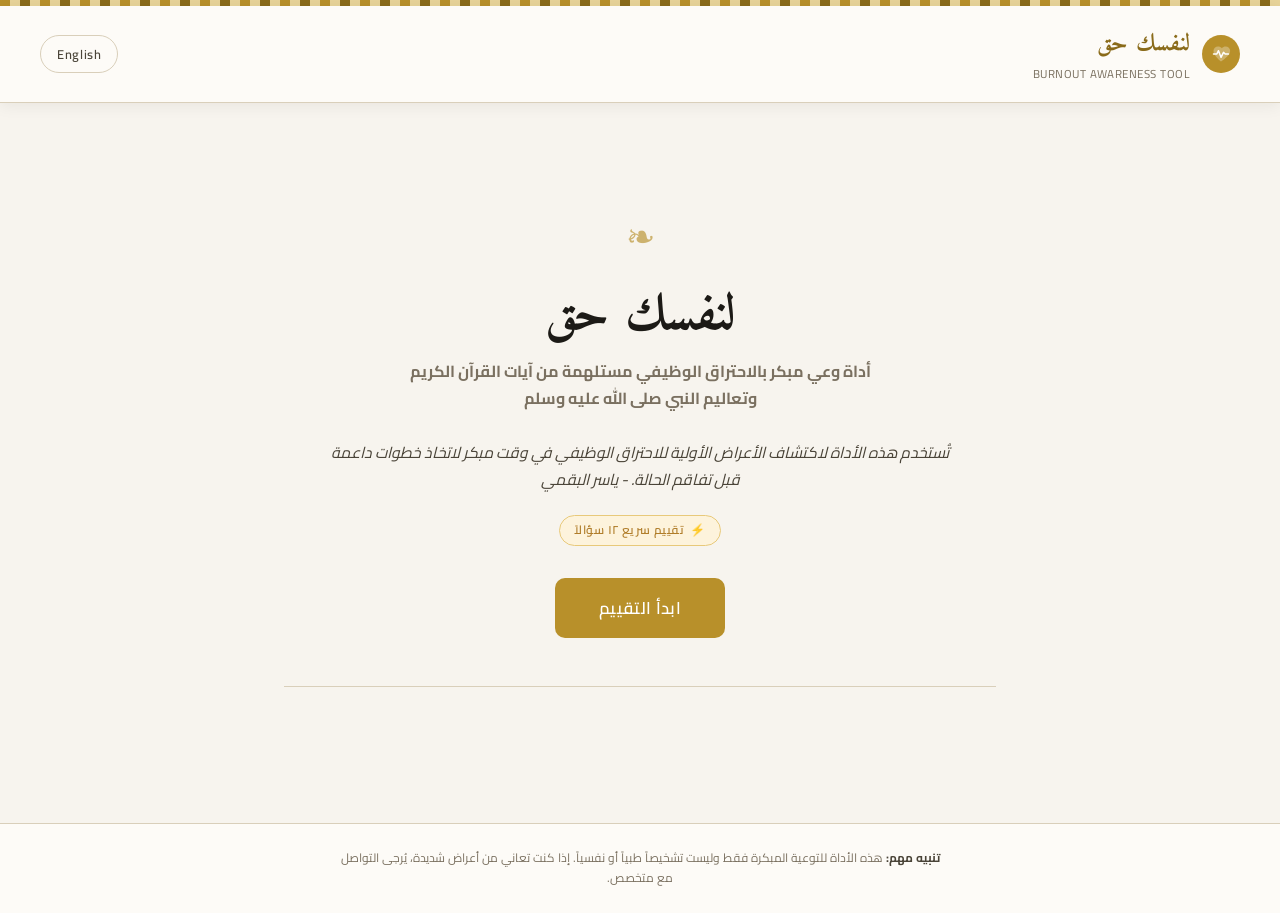
<file: index.html>
<!DOCTYPE html>
<html lang="ar" dir="rtl">
  <head>
    <meta charset="UTF-8" />
    <meta name="viewport" content="width=device-width, initial-scale=1.0" />
    <title>لنفسك حق — Burnout Awareness Tool</title>
    <link rel="preconnect" href="https://fonts.googleapis.com" />
    <link
      href="https://fonts.googleapis.com/css2?family=Amiri:wght@400;700&family=Cairo:wght@300;400;500;600;700&family=Lato:wght@300;400;700&display=swap"
      rel="stylesheet"
    />
    <link rel="stylesheet" href="style.css" />
    <script src="hadith.js"></script>
    <script src="app.js" defer></script>
    <link
      rel="icon"
      type="image/x-icon"
      href="brown-islamic-dome-icon-free-vector.jpg"
    />
  </head>
  <body>
    <div class="geo-stripe"></div>
    <header>
      <a class="header-brand" href="index.html">
        <div class="brand-icon">
          <svg viewBox="0 0 24 24" xmlns="http://www.w3.org/2000/svg">
            <path
              d="M12 21C12 21 3 14.5 3 8.5C3 5.42 5.42 3 8.5 3C10.24 3 11.91 3.81 13 5.08C14.09 3.81 15.76 3 17.5 3C20.58 3 23 5.42 23 8.5C23 14.5 12 21 12 21Z"
              opacity=".3"
            />
            <path
              d="M3 12H7L9 8L12 16L15 10L17 12H21"
              stroke="#fff"
              stroke-width="1.8"
              fill="none"
              stroke-linecap="round"
              stroke-linejoin="round"
            />
          </svg>
        </div>
        <div>
          <div class="brand-title" id="brand-title">لنفسك حق</div>
          <div class="brand-sub" id="brand-sub">Burnout Awareness Tool</div>
        </div>
      </a>
      <button class="lang-toggle" id="lang-toggle" onclick="toggleLang()">
        English
      </button>
    </header>

    <main>
      <section id="hero">
        <div class="hero-arabesque">❧</div>
        <h1 class="hero-title" id="hero-title">لنفسك حق</h1>
        <p class="hero-subtitle" id="hero-subtitle">
          أداة وعي مبكر بالاحتراق الوظيفي مستلهمة من آيات القرآن الكريم وتعاليم
          النبي صلى الله عليه وسلم
        </p>
        <p class="hero-goal" id="hero-goal">
    
        </p>
        <div class="hero-badge">
          <span>⚡</span>
          <span id="hero-badge-text">تقييم سريع ١٢ سؤالاً</span>
        </div>
        <br />
        <button class="btn-primary" onclick="startAssessment()" id="btn-start">
          ابدأ التقييم
        </button>
      </section>
    </main>

    <footer>
      <p class="disclaimer" id="footer-disclaimer">
        <strong>تنبيه مهم:</strong> هذه الأداة للتوعية المبكرة فقط وليست تشخيصاً
        طبياً أو نفسياً. إذا كنت تعاني من أعراض شديدة، يُرجى التواصل مع متخصص.
      </p>
    </footer>
  </body>
</html>
</file>
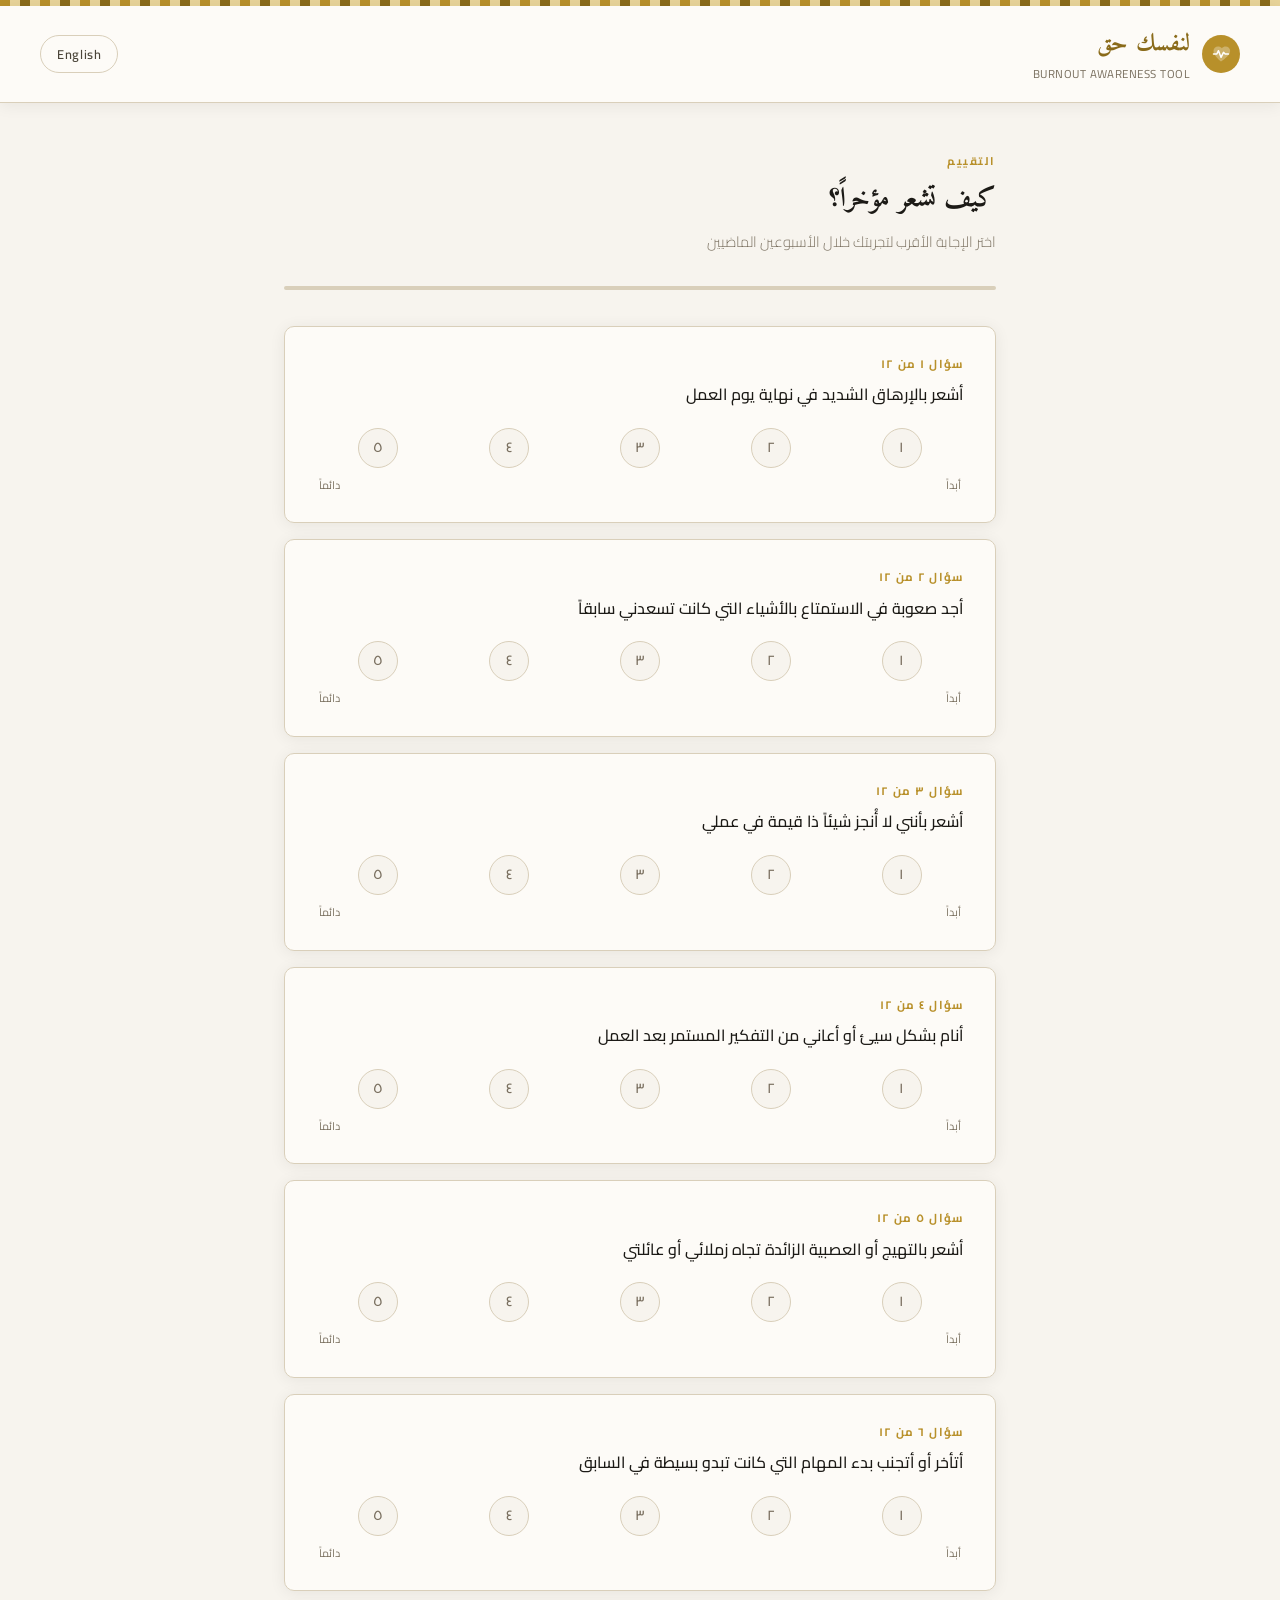
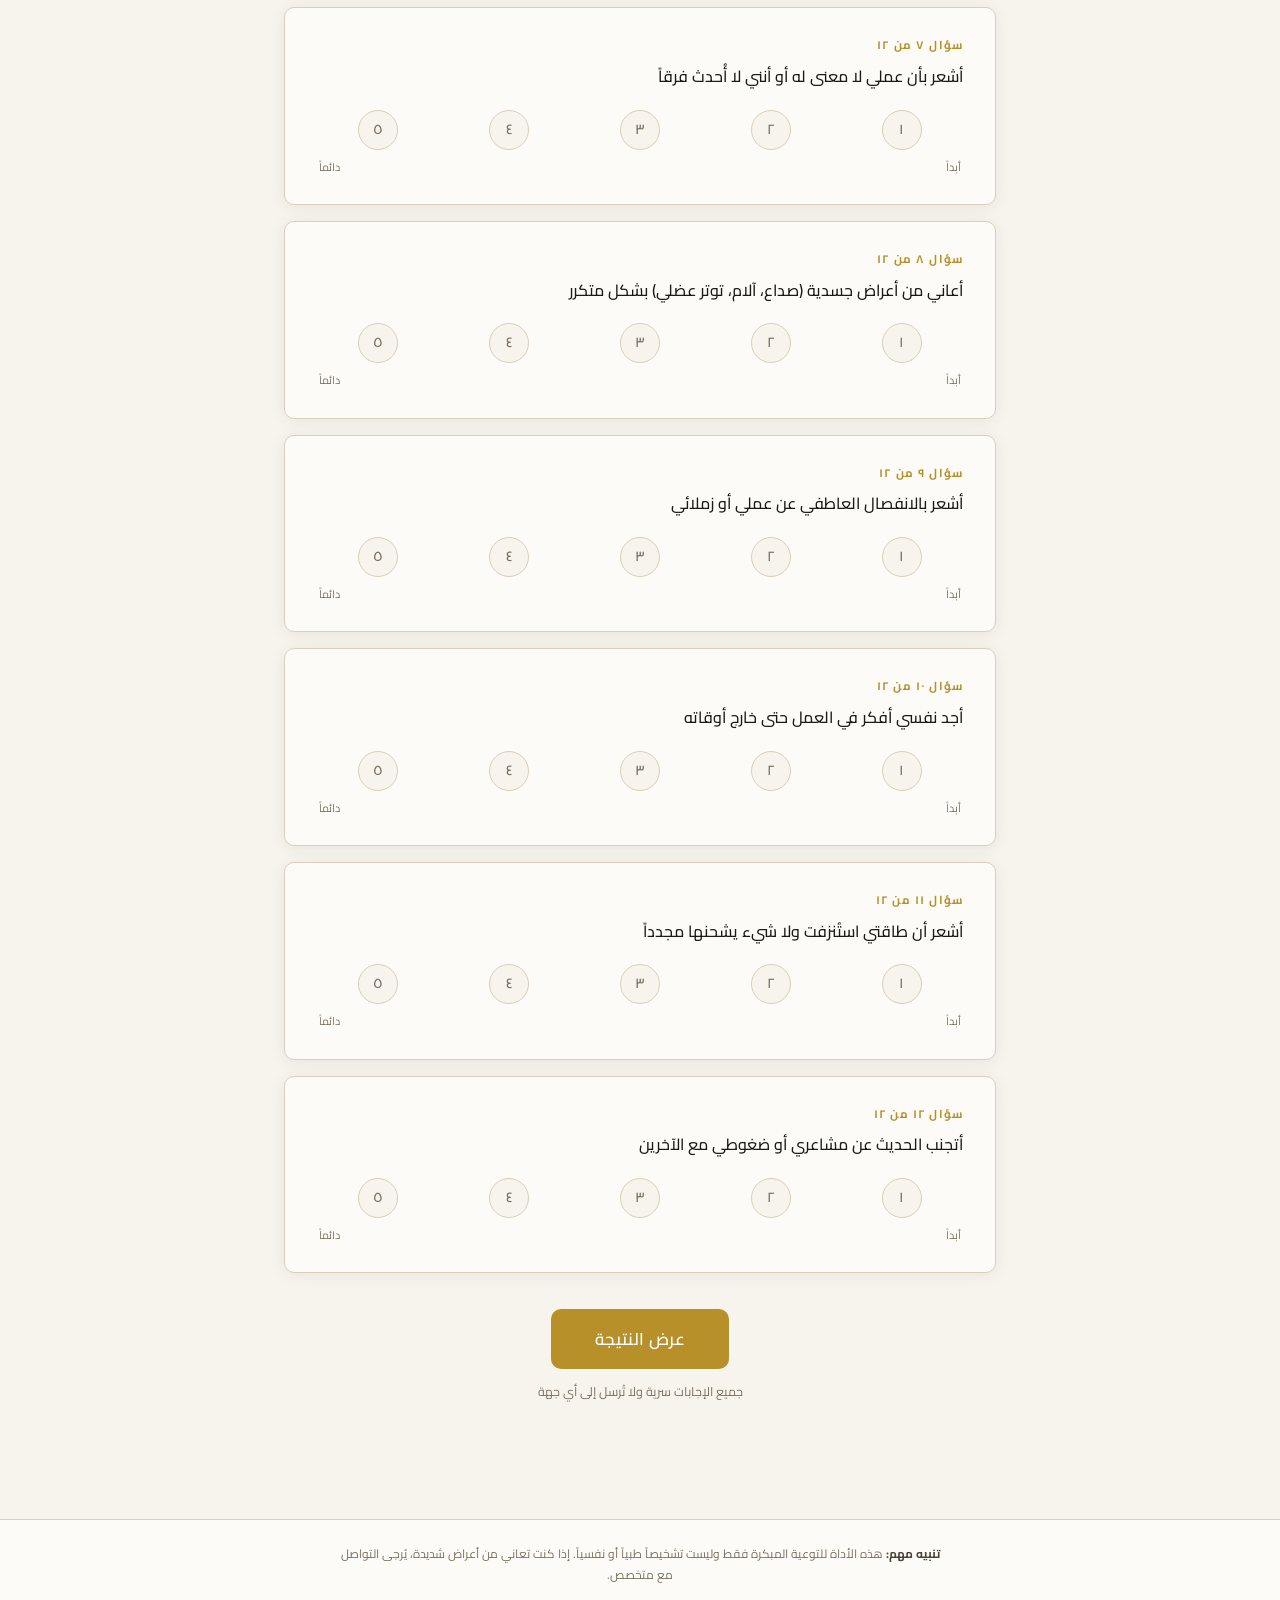
<file: questions.html>
<!DOCTYPE html>
<html lang="ar" dir="rtl">
  <head>
    <meta charset="UTF-8" />
    <meta name="viewport" content="width=device-width, initial-scale=1.0" />
    <title>لنفسك حق — Burnout Questions</title>
    <link rel="preconnect" href="https://fonts.googleapis.com" />
    <link
      href="https://fonts.googleapis.com/css2?family=Amiri:wght@400;700&family=Cairo:wght@300;400;500;600;700&family=Lato:wght@300;400;700&display=swap"
      rel="stylesheet"
    />
    <link rel="stylesheet" href="style.css" />
    <script src="hadith.js"></script>
    <script src="app.js" defer></script>
    <link rel="icon" type="image/x-icon" href="brown-islamic-dome-icon-free-vector.jpg">

  </head>
  <body>
    <div class="geo-stripe"></div>

    <header>
      <a class="header-brand" href="index.html">
        <div class="brand-icon">
          <svg viewBox="0 0 24 24" xmlns="http://www.w3.org/2000/svg">
            <path
              d="M12 21C12 21 3 14.5 3 8.5C3 5.42 5.42 3 8.5 3C10.24 3 11.91 3.81 13 5.08C14.09 3.81 15.76 3 17.5 3C20.58 3 23 5.42 23 8.5C23 14.5 12 21 12 21Z"
              opacity=".3"
            />
            <path
              d="M3 12H7L9 8L12 16L15 10L17 12H21"
              stroke="#fff"
              stroke-width="1.8"
              fill="none"
              stroke-linecap="round"
              stroke-linejoin="round"
            />
          </svg>
        </div>
        <div>
          <div class="brand-title" id="brand-title">لنفسك حق</div>
          <div class="brand-sub" id="brand-sub">Burnout Awareness Tool</div>
        </div>
      </a>
      <button class="lang-toggle" id="lang-toggle" onclick="toggleLang()">
        English
      </button>
    </header>

    <main>
      <section id="assessment" class="active">
        <div class="section-label" id="assess-label">التقييم</div>
        <h2 class="section-title" id="assess-title">كيف تشعر مؤخراً؟</h2>
        <p class="section-desc" id="assess-desc">
          اختر الإجابة الأقرب لتجربتك خلال الأسبوعين الماضيين
        </p>

        <div class="progress-bar-wrap">
          <div
            class="progress-bar-fill"
            id="progress-fill"
            style="width: 0%"
          ></div>
        </div>

        <div id="questions-container"></div>

        <div class="submit-area">
          <button
            class="btn-primary"
            onclick="submitAssessment()"
            id="btn-submit"
          >
            عرض النتيجة
          </button>
          <p class="submit-note" id="submit-note">
            جميع الإجابات سرية ولا تُرسل إلى أي جهة
          </p>
          <div
            class="validation-message"
            id="validation-message"
            aria-live="polite"
          ></div>
        </div>
      </section>

      <section id="results">
        <div class="section-label" id="result-label">النتيجة</div>
        <h2 class="section-title" id="result-section-title">نتيجة تقييمك</h2>

        <div class="result-card">
          <div class="risk-badge" id="risk-badge">—</div>
          <div class="score-display" id="score-display">0</div>
          <div class="score-max" id="score-max">من ٦٠</div>
          <div class="gauge-wrap">
            <div class="gauge-fill" id="gauge-fill" style="width: 0%"></div>
          </div>
          <div class="result-message" id="result-message">—</div>
          <div class="result-desc" id="result-desc">—</div>
        </div>

        <div class="hadith-card">
          <div class="hadith-label" id="hadith-label">توجيه نبوي</div>
          <div class="translation-note" id="translation-note">
            ⚠️ The text below is a
            <strong>translation of the meaning</strong> of the Hadith of the
            Prophet ﷺ — not the original Arabic text. النص المعروض هو ترجمة
            لمعنى الحديث النبوي الشريف.
          </div>
          <div class="hadith-text" id="hadith-text">—</div>
          <div class="hadith-source" id="hadith-source">—</div>
          <hr class="hadith-divider" />
          <div class="guidance-label" id="guidance-label">التوجيه</div>
          <div class="guidance-text" id="guidance-text">—</div>
        </div>

        <div style="text-align: center; margin-top: 12px">
          <button class="btn-secondary" onclick="resetTool()" id="btn-retake">
            إعادة التقييم
          </button>
        </div>
      </section>
    </main>

    <footer>
      <p class="disclaimer" id="footer-disclaimer">
        <strong>تنبيه مهم:</strong> هذه الأداة للتوعية المبكرة فقط وليست تشخيصاً
        طبياً أو نفسياً. إذا كنت تعاني من أعراض شديدة، يُرجى التواصل مع متخصص.
      </p>
    </footer>
  </body>
</html>
</file>
<file: style.css>
:root {
  --bg: #f7f4ee;
  --surface: #fdfbf7;
  --border: #d9cfba;
  --gold: #b8902a;
  --gold-light: #e8d49a;
  --gold-dark: #8a6b1a;
  --ink: #1c1a16;
  --ink-2: #4a4438;
  --ink-3: #7a7060;
  --green: #2d6a4f;
  --green-bg: #e9f5ee;
  --amber: #b07d2a;
  --amber-bg: #fdf3dc;
  --red: #8b2929;
  --red-bg: #fceaea;
  --radius: 10px;
  --shadow: 0 2px 16px rgba(30, 24, 10, 0.07);
}

*,
*::before,
*::after {
  box-sizing: border-box;
  margin: 0;
  padding: 0;
}

html {
  scroll-behavior: smooth;
}

body {
  font-family: "Cairo", "Lato", sans-serif;
  background: var(--bg);
  color: var(--ink);
  min-height: 100vh;
  line-height: 1.7;
  transition: all 0.3s ease;
}

body.en {
  font-family: "Lato", "Cairo", sans-serif;
  direction: ltr;
}

.geo-stripe {
  height: 6px;
  background: repeating-linear-gradient(
    90deg,
    var(--gold) 0px,
    var(--gold) 10px,
    var(--gold-light) 10px,
    var(--gold-light) 20px,
    var(--gold-dark) 20px,
    var(--gold-dark) 30px,
    var(--gold-light) 30px,
    var(--gold-light) 40px
  );
}

header {
  background: var(--surface);
  border-bottom: 1px solid var(--border);
  padding: 18px 40px;
  display: flex;
  align-items: center;
  justify-content: space-between;
  position: sticky;
  top: 0;
  z-index: 100;
  box-shadow: var(--shadow);
}

.header-brand {
  display: flex;
  align-items: center;
  gap: 12px;
  text-decoration: none;
  color: inherit;
}

.brand-icon {
  width: 38px;
  height: 38px;
  background: var(--gold);
  border-radius: 50%;
  display: flex;
  align-items: center;
  justify-content: center;
  flex-shrink: 0;
}

.brand-icon svg {
  width: 20px;
  height: 20px;
  fill: #fff;
}

.brand-title {
  font-family: "Amiri", serif;
  font-size: 1.5rem;
  font-weight: 700;
  color: var(--gold-dark);
  letter-spacing: 0.01em;
}

.brand-sub {
  font-size: 0.72rem;
  color: var(--ink-3);
  letter-spacing: 0.04em;
  text-transform: uppercase;
}

.lang-toggle {
  background: transparent;
  border: 1.5px solid var(--border);
  color: var(--ink-2);
  font-family: inherit;
  font-size: 0.8rem;
  font-weight: 600;
  padding: 6px 16px;
  border-radius: 20px;
  cursor: pointer;
  letter-spacing: 0.05em;
  transition: border-color 0.2s, color 0.2s, background 0.2s;
}

.lang-toggle:hover {
  border-color: var(--gold);
  color: var(--gold-dark);
  background: var(--gold-light);
}

main {
  max-width: 760px;
  margin: 0 auto;
  padding: 48px 24px 80px;
}

#hero {
  text-align: center;
  padding: 56px 0 48px;
  border-bottom: 1px solid var(--border);
  margin-bottom: 56px;
}

.hero-arabesque {
  font-size: 2.2rem;
  color: var(--gold);
  margin-bottom: 16px;
  opacity: 0.65;
}

.hero-title {
  font-family: "Amiri", serif;
  font-size: clamp(2.2rem, 6vw, 3.2rem);
  color: var(--ink);
  margin-bottom: 8px;
  line-height: 1.3;
}

.hero-subtitle {
  font-size: 1rem;
  color: var(--ink-3);
  max-width: 480px;
  margin: 0 auto 28px;
  font-weight: bold;
}

.hero-goal {
  font-size: 0.98rem;
  color: var(--ink-2);
  max-width: 620px;
  margin: 0 auto 22px;
  font-style: italic;
}

.hero-badge {
  display: inline-flex;
  align-items: center;
  gap: 6px;
  background: var(--amber-bg);
  color: var(--amber);
  border: 1px solid #e8c97a;
  border-radius: 20px;
  font-size: 0.75rem;
  font-weight: 600;
  padding: 4px 14px;
  margin-bottom: 32px;
  letter-spacing: 0.04em;
}

.btn-primary {
  display: inline-block;
  background: var(--gold);
  color: #fff;
  font-family: inherit;
  font-size: 1.05rem;
  font-weight: 600;
  padding: 14px 44px;
  border-radius: var(--radius);
  border: none;
  cursor: pointer;
  text-decoration: none;
  transition: background 0.2s, transform 0.1s;
  letter-spacing: 0.02em;
}

.btn-primary:hover {
  background: var(--gold-dark);
  transform: translateY(-1px);
}
.btn-primary:active {
  transform: translateY(0);
}

.section-label {
  font-size: 0.7rem;
  font-weight: 700;
  letter-spacing: 0.14em;
  text-transform: uppercase;
  color: var(--gold);
  margin-bottom: 6px;
}

.section-title {
  font-family: "Amiri", serif;
  font-size: 1.7rem;
  color: var(--ink);
  margin-bottom: 6px;
}

.section-desc {
  color: var(--ink-3);
  font-size: 0.92rem;
  margin-bottom: 32px;
  font-weight: 300;
}

#assessment {
  display: none;
}
#assessment.active {
  display: block;
}

.progress-bar-wrap {
  background: var(--border);
  border-radius: 4px;
  height: 4px;
  margin-bottom: 36px;
  overflow: hidden;
}

.progress-bar-fill {
  height: 100%;
  background: var(--gold);
  border-radius: 4px;
  transition: width 0.4s ease;
}

.q-card {
  background: var(--surface);
  border: 1px solid var(--border);
  border-radius: var(--radius);
  padding: 28px 32px;
  margin-bottom: 16px;
  box-shadow: var(--shadow);
  transition: border-color 0.2s;
  animation: fadeUp 0.3s ease both;
}

.q-card:focus-within {
  border-color: var(--gold);
}
.q-card.missing {
  border-color: var(--red);
}

.q-number {
  font-size: 0.72rem;
  font-weight: 700;
  letter-spacing: 0.1em;
  color: var(--gold);
  text-transform: uppercase;
  margin-bottom: 8px;
}

.q-text {
  font-size: 1rem;
  font-weight: 500;
  color: var(--ink);
  margin-bottom: 20px;
  line-height: 1.6;
}

.scale-options {
  display: flex;
  gap: 8px;
  align-items: center;
  flex-wrap: wrap;
}

.scale-labels {
  display: flex;
  justify-content: space-between;
  font-size: 0.68rem;
  color: var(--ink-3);
  margin-top: 8px;
  padding: 0 2px;
}

.scale-options label {
  flex: 1;
  min-width: 44px;
  display: flex;
  flex-direction: column;
  align-items: center;
  gap: 6px;
  cursor: pointer;
}

.scale-options input[type="radio"] {
  display: none;
}

.scale-dot {
  width: 40px;
  height: 40px;
  border-radius: 50%;
  border: 1.5px solid var(--border);
  background: var(--bg);
  display: flex;
  align-items: center;
  justify-content: center;
  font-weight: 600;
  font-size: 0.88rem;
  color: var(--ink-3);
  transition: all 0.18s;
}

.scale-options input:checked + .scale-dot {
  background: var(--gold);
  border-color: var(--gold);
  color: #fff;
  transform: scale(1.12);
}

.scale-options label:hover .scale-dot {
  border-color: var(--gold-light);
  color: var(--gold-dark);
}

.submit-area {
  margin-top: 36px;
  text-align: center;
}

.submit-note {
  font-size: 0.78rem;
  color: var(--ink-3);
  margin-top: 12px;
}

.validation-message {
  min-height: 1.4em;
  margin-top: 16px;
  color: var(--red);
  font-size: 0.92rem;
  font-weight: 600;
  line-height: 1.6;
}

#results {
  display: none;
}
#results.active {
  display: block;
}

.result-card {
  background: var(--surface);
  border: 1px solid var(--border);
  border-radius: var(--radius);
  padding: 36px 40px;
  text-align: center;
  margin-bottom: 28px;
  box-shadow: var(--shadow);
}

.risk-badge {
  display: inline-block;
  font-size: 0.85rem;
  font-weight: 700;
  letter-spacing: 0.08em;
  padding: 6px 22px;
  border-radius: 20px;
  margin-bottom: 16px;
  text-transform: uppercase;
}

.risk-low {
  background: var(--green-bg);
  color: var(--green);
}
.risk-mod {
  background: var(--amber-bg);
  color: var(--amber);
}
.risk-high {
  background: var(--red-bg);
  color: var(--red);
}

.score-display {
  font-family: "Amiri", serif;
  font-size: 3.6rem;
  line-height: 1;
  margin-bottom: 4px;
}

.score-display.low {
  color: var(--green);
}
.score-display.mod {
  color: var(--amber);
}
.score-display.high {
  color: var(--red);
}

.score-max {
  font-size: 0.78rem;
  color: var(--ink-3);
  margin-bottom: 16px;
}

.gauge-wrap {
  background: var(--border);
  border-radius: 6px;
  height: 8px;
  margin: 0 auto 20px;
  max-width: 300px;
  overflow: hidden;
}

.gauge-fill {
  height: 100%;
  border-radius: 6px;
  transition: width 1s cubic-bezier(0.4, 0, 0.2, 1);
}

.gauge-fill.low {
  background: var(--green);
}
.gauge-fill.mod {
  background: var(--amber);
}
.gauge-fill.high {
  background: var(--red);
}

.result-message {
  font-size: 1.15rem;
  font-weight: 500;
  color: var(--ink);
  margin-bottom: 6px;
  font-family: "Amiri", serif;
}

.result-desc {
  font-size: 0.9rem;
  color: var(--ink-3);
  max-width: 440px;
  margin: 0 auto;
  font-weight: 300;
}

.hadith-card {
  background: var(--surface);
  border: 1px solid var(--border);
  border-radius: var(--radius);
  padding: 36px 40px;
  margin-bottom: 28px;
  box-shadow: var(--shadow);
  position: relative;
  overflow: hidden;
}

.hadith-card::before {
  content: "﷽";
  position: absolute;
  font-size: 5rem;
  color: var(--gold-light);
  opacity: 0.18;
  top: -10px;
  right: 16px;
  font-family: "Amiri", serif;
  pointer-events: none;
  line-height: 1;
}

body.en .hadith-card::before {
  right: auto;
  left: 16px;
}

.hadith-label {
  font-size: 0.7rem;
  font-weight: 700;
  letter-spacing: 0.12em;
  text-transform: uppercase;
  color: var(--gold);
  margin-bottom: 16px;
  display: flex;
  align-items: center;
  gap: 8px;
}

.hadith-label::after {
  content: "";
  flex: 1;
  height: 1px;
  background: var(--border);
}

.hadith-text {
  font-family: "Amiri", serif;
  font-size: 1.4rem;
  line-height: 2;
  color: var(--ink);
  margin-bottom: 8px;
  position: relative;
  z-index: 1;
}

body.en .hadith-text {
  font-family: "Lato", serif;
  font-size: 1.1rem;
  line-height: 1.8;
  font-style: italic;
}

.hadith-source {
  font-size: 0.78rem;
  color: var(--ink-3);
  margin-bottom: 20px;
}

.hadith-divider {
  border: none;
  border-top: 1px solid var(--border);
  margin: 20px 0;
}

.guidance-label {
  font-size: 0.7rem;
  font-weight: 700;
  letter-spacing: 0.1em;
  text-transform: uppercase;
  color: var(--ink-3);
  margin-bottom: 8px;
}

.guidance-text {
  font-size: 0.97rem;
  color: var(--ink-2);
  line-height: 1.8;
  font-weight: 400;
}

.translation-note {
  display: none;
  background: var(--amber-bg);
  border: 1px solid #e8c97a;
  border-radius: 6px;
  padding: 10px 16px;
  font-size: 0.78rem;
  color: var(--amber);
  margin-bottom: 20px;
  line-height: 1.5;
}

body.en .translation-note {
  display: block;
}

.btn-secondary {
  background: transparent;
  color: var(--gold-dark);
  border: 1.5px solid var(--gold);
  font-family: inherit;
  font-size: 0.92rem;
  font-weight: 600;
  padding: 11px 32px;
  border-radius: var(--radius);
  cursor: pointer;
  transition: background 0.2s, color 0.2s;
}

.btn-secondary:hover {
  background: var(--gold);
  color: #fff;
}

footer {
  border-top: 1px solid var(--border);
  padding: 24px 40px;
  background: var(--surface);
  text-align: center;
}

.disclaimer {
  font-size: 0.75rem;
  color: var(--ink-3);
  max-width: 600px;
  margin: 0 auto;
  line-height: 1.7;
}

.disclaimer strong {
  color: var(--ink-2);
}

.hidden {
  display: none !important;
}

@keyframes fadeUp {
  from {
    opacity: 0;
    transform: translateY(18px);
  }
  to {
    opacity: 1;
    transform: translateY(0);
  }
}

.q-card:nth-child(1) {
  animation-delay: 0.03s;
}
.q-card:nth-child(2) {
  animation-delay: 0.06s;
}
.q-card:nth-child(3) {
  animation-delay: 0.09s;
}
.q-card:nth-child(4) {
  animation-delay: 0.12s;
}
.q-card:nth-child(5) {
  animation-delay: 0.15s;
}
.q-card:nth-child(6) {
  animation-delay: 0.18s;
}
.q-card:nth-child(7) {
  animation-delay: 0.21s;
}
.q-card:nth-child(8) {
  animation-delay: 0.24s;
}
.q-card:nth-child(9) {
  animation-delay: 0.27s;
}
.q-card:nth-child(10) {
  animation-delay: 0.3s;
}
.q-card:nth-child(11) {
  animation-delay: 0.33s;
}
.q-card:nth-child(12) {
  animation-delay: 0.36s;
}

@media (max-width: 600px) {
  header {
    padding: 14px 18px;
  }
  main {
    padding: 28px 14px 60px;
  }
  .result-card,
  .hadith-card {
    padding: 24px 20px;
  }
  .q-card {
    padding: 20px 18px;
  }
  .scale-dot {
    width: 34px;
    height: 34px;
    font-size: 0.8rem;
  }
}
</file>
